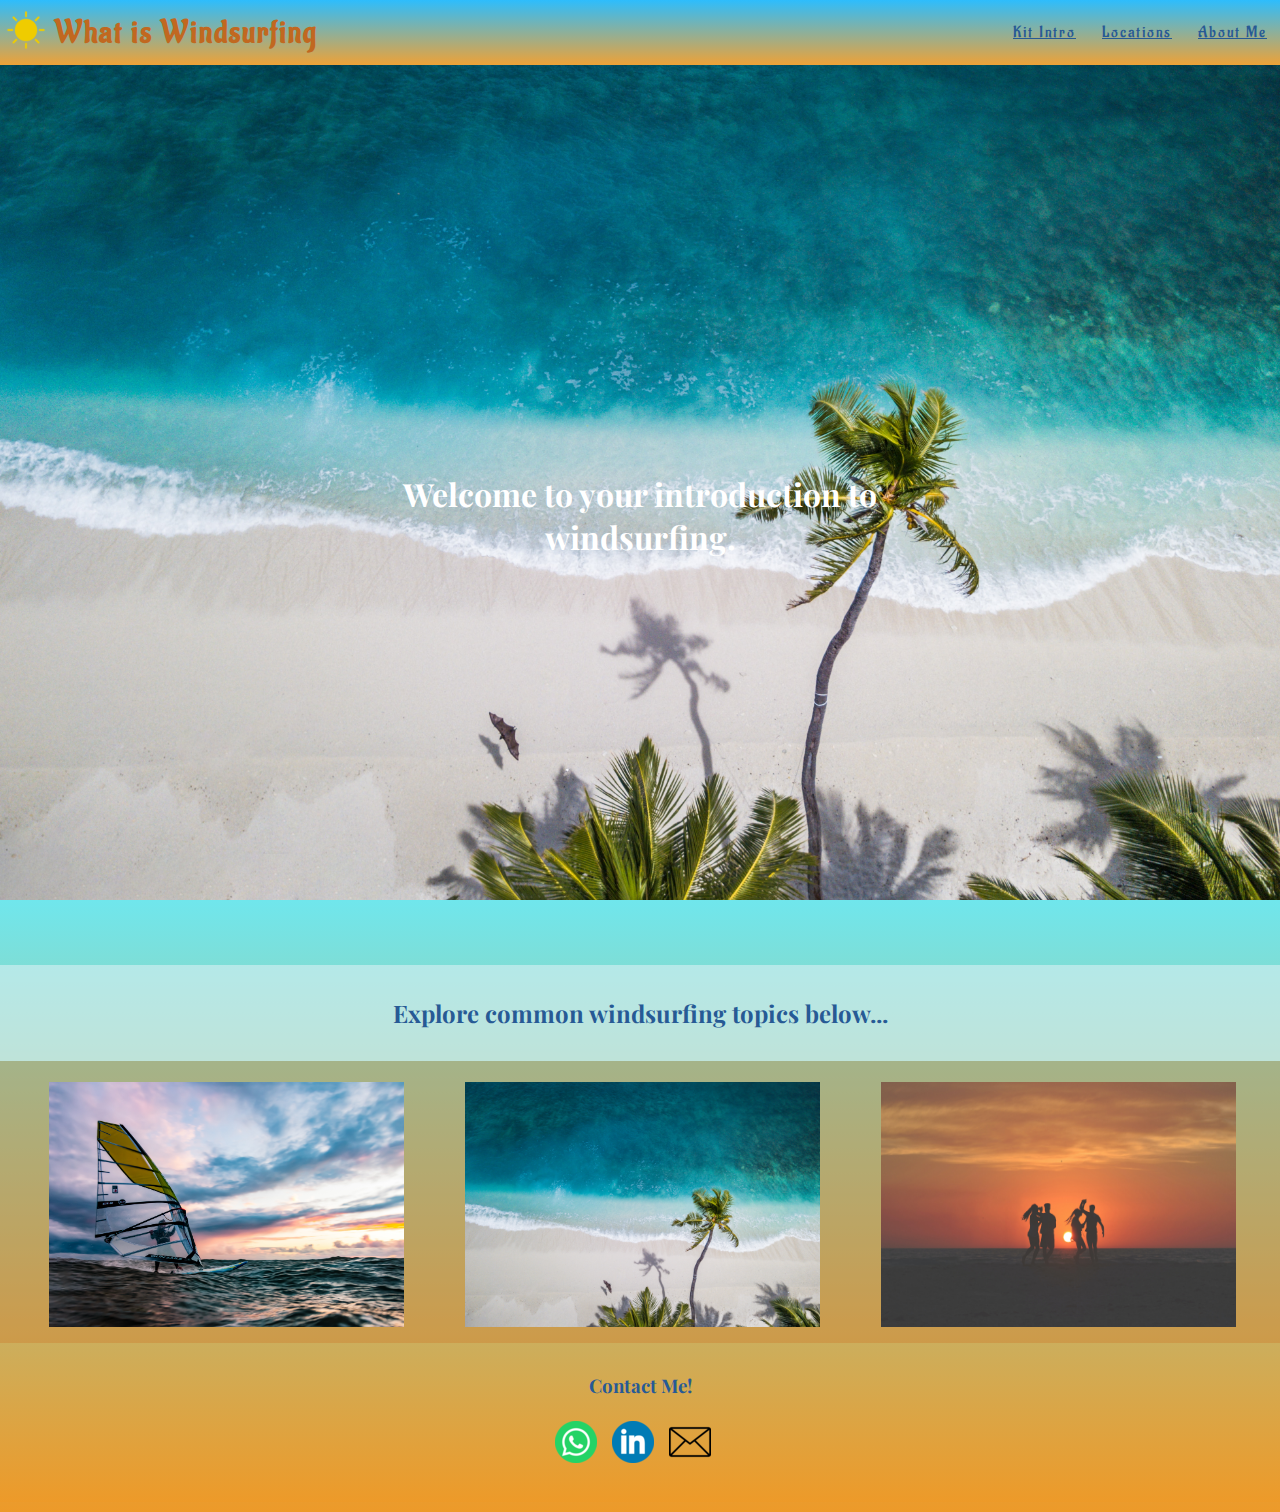
<file: src/index.html>
<!DOCTYPE html>
<html lang="en">
    <head>
        <meta charset="UFT-8" />
        <meta name="viewport" content="width=device-width, initial-scale=1.0" />
        <title>Home - What is Windsurfing</title>
        <link rel="stylesheet" href="styles/styles.css">
        <link href="https://fonts.googleapis.com/css2?family=Aladin&family=Merriweather:ital,wght@0,300;0,400;0,700;0,900;1,300&family=Pacifico&family=Playfair+Display&display=swap" rel="stylesheet">
    </head>  
    <body>


        <header class="hero" id="myHeader">
            <div class="container">
                    <a href="./index.html" class="logo">
                        <img src="./images/sunshine-logo.png" alt="sunshine-logo">
                    </a>
                    <h1 class="main-text">What is Windsurfing</h1>
                    <nav class="nav-container">
                        <a class="nav-items" id="id-nav-one" href="./kit.html">Kit Intro</a>
                        <a class="nav-items" id="id-nav-two" href="#">Locations</a>
                        <a class="nav-items" id="id-nav-three" href="./about-me.html">About Me</a>
                    </nav>
              </div>
            </header>


        <main>

            <section class = parallax-container>
                <div class="parallax-image">
                    <div class="parallax-text">
                      <h1>Welcome to your introduction to windsurfing.</h1>
                
                    </div>
                  </div>
            </section>

            <section class="section-one">
                <div class="container">
                    <h2 class="section-title">Explore common windsurfing topics below...</h2>
                    <div class="split">
                        <a href="./kit.html" class="featured-item">
                            <div class="image-overlay">
                                <img src="./images/windsurfing_horizontal.jpg" alt="person windurfing" class="featured-image">
                                <p class="feature_items">Windsurfing Kit</p>
                            </div>

                        </a>
                        <a href="#" class="featured-item">
                            <div class="image-overlay">
                                <img src="./images/beach.jpg" alt="beach" class="featured-image">
                                <p class="feature_items">Windsurfing Locations</p>
                            </div>
                        </a>

                        <a href="./about-me.html" class="featured-item">
                            <div class="image-overlay">
                                <img src="./images/beach-dance.jpg" alt="dancing on the beach" class="featured-image">
                                <p class="feature_items">About Me</p>
                            </div>
                        </a>

                    </div>
                </div>
            </section>

        <footer class="footer-container">
            <h3>Contact Me!</h3>
            <div class="contact-options">
              <a href="https://www.whatsapp.com/"><img class="contact-icon" src="./images/whatsapp-logo.png" alt="Whatsapp icon"></a>
              <a href="https://www.linkedin.com/in/filippa-furniss/"><img class="contact-icon" src="./images/linkedin-logo.png" alt="Linkedin icon"></a>
              <a href="mailto:filippa.furniss@gmail.com"><img class="contact-icon" src="./images/email-logo.png" alt="Email icon"></a>
            </div>
          </footer>

          <script src="./javascript.js"></script>
    </body>
</html>
</file>
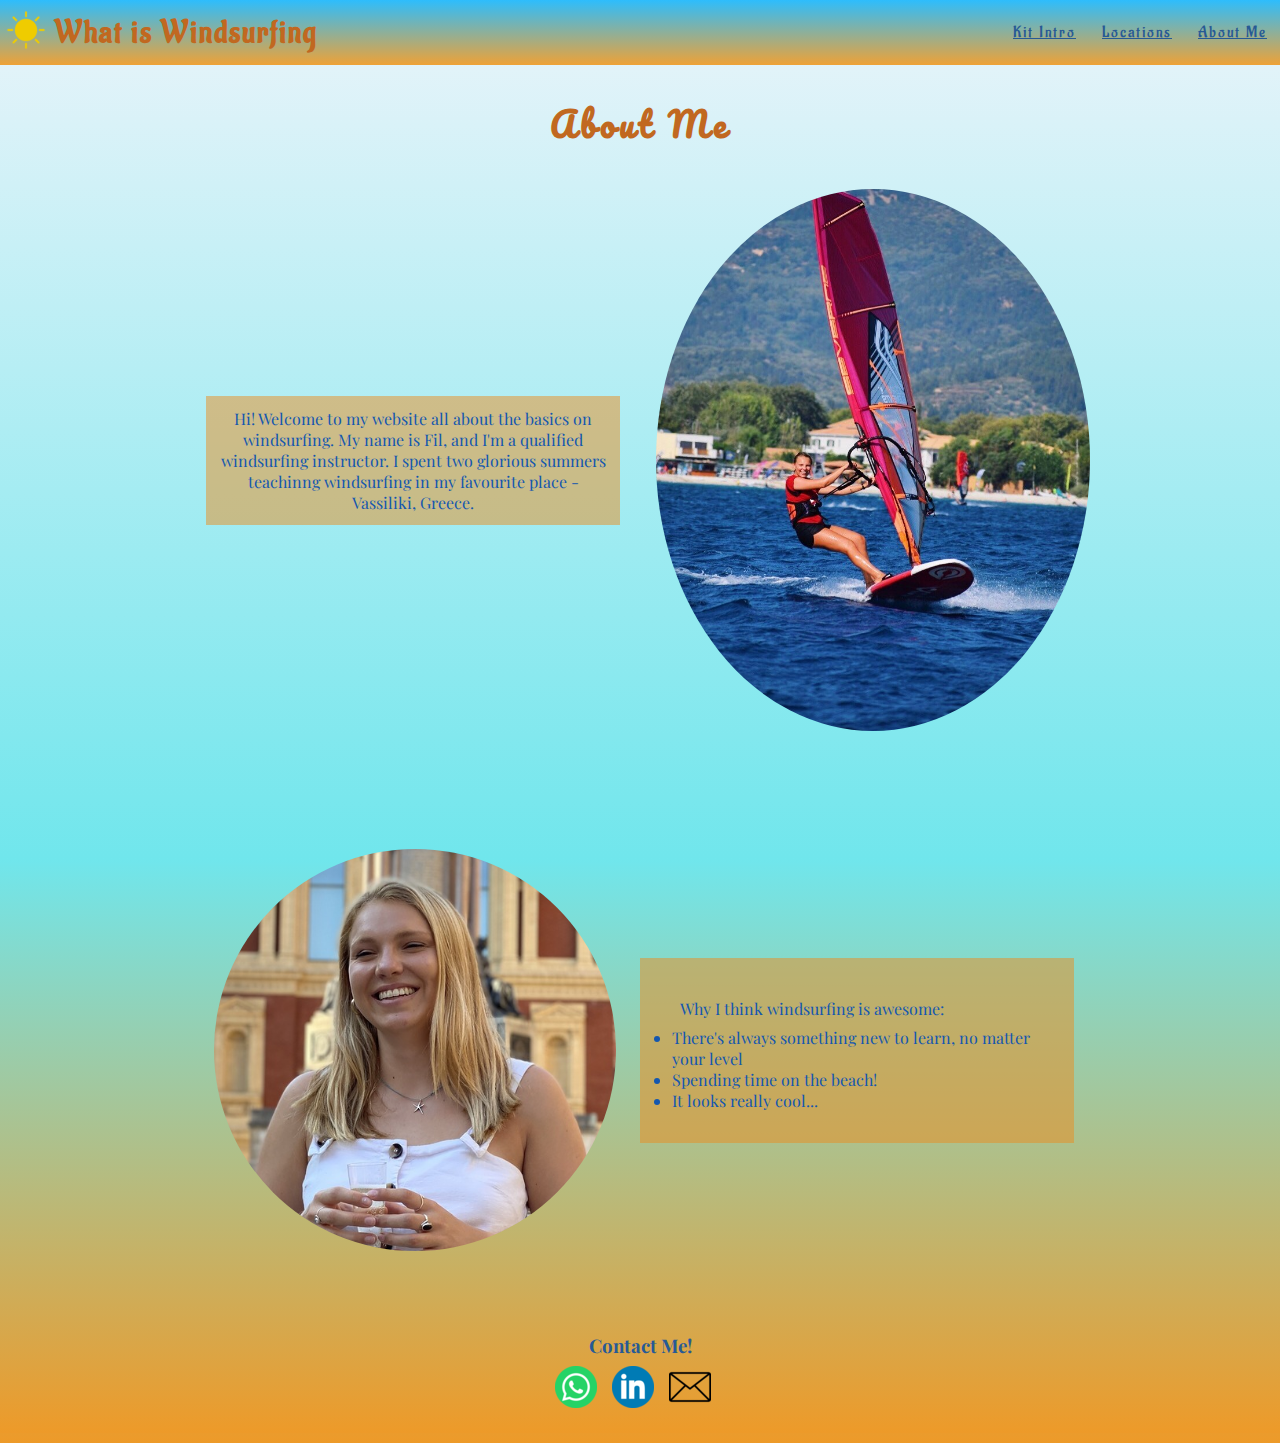
<file: src/about-me.html>
<!DOCTYPE html>
<html>
    <head>
        <meta charset="uft-8">
        <meta name="viewport" content="width=device-width, initial-scale=1">
        <title>About Me</title>
        <link href="styles/about-me.css" rel="stylesheet" />
        <link href="https://fonts.googleapis.com/css2?family=Aladin&family=Merriweather:ital,wght@0,300;0,400;0,700;0,900;1,300&family=Pacifico&family=Playfair+Display&display=swap" rel="stylesheet">
    </head>
<body> 

  <header class="hero" id="myHeader">
    <div class="container">
            <a href="./index.html" class="logo">
                <img src="./images/sunshine-logo.png" alt="sunshine-logo">
            </a>
            <h1 class="main-text">What is Windsurfing</h1>
            <nav class="nav-container">
                <a class="nav-items" id="id-nav-one" href="./kit.html">Kit Intro</a>
                <a class="nav-items" id="id-nav-two" href="#">Locations</a>
                <a class="nav-items" id="id-nav-three" href="./about-me.html">About Me</a>
            </nav>
      </div>
    </header>

  <main>
    <section class="about-me-section"> 
      <h1> About Me</h1>
      <div class="about-me-content">
        <p>Hi! Welcome to my website all about the basics on windsurfing. My name is Fil, and I'm a qualified windsurfing instructor. I spent two glorious summers teachinng windsurfing in my favourite place - Vassiliki, Greece.</p>

        <img class="about-me-img" src="./images/windsurfing.jpg" alt="windsurfing pic">
      </div> 
    </section>

    <section class="hobbies">
      <div class="hobbies-content">
        <img class="profile-pic" src="./images/T0393G05G-U02TGKJPBED-db4da3df8dd0-512.jpg" alt="Girl smiling">
        <div class="hobbies-text">
          <p>Why I think windsurfing is awesome:</p>
          <ul>
            <li>There's always something new to learn, no matter your level</li>
            <li>Spending time on the beach!</li>
            <li>It looks really cool...</li>
          </ul>
        </div>  
      </div>
    </section>
  </main>

  <footer class="footer-container">
    <h3>Contact Me!</h3>
    <div class="contact-options">
      <a href="https://www.whatsapp.com/"><img class="contact-icon" src="./images/whatsapp-logo.png" alt="Whatsapp icon"></a>
      <a href="https://www.linkedin.com/in/filippa-furniss/"><img class="contact-icon" src="./images/linkedin-logo.png" alt="Linkedin icon"></a>
      <a href="mailto:filippa.furniss@gmail.com"><img class="contact-icon" src="./images/email-logo.png" alt="Email icon"></a>
    </div>
  </footer>
  <script src="./javascript.js"></script>
</body>
</html>
</file>
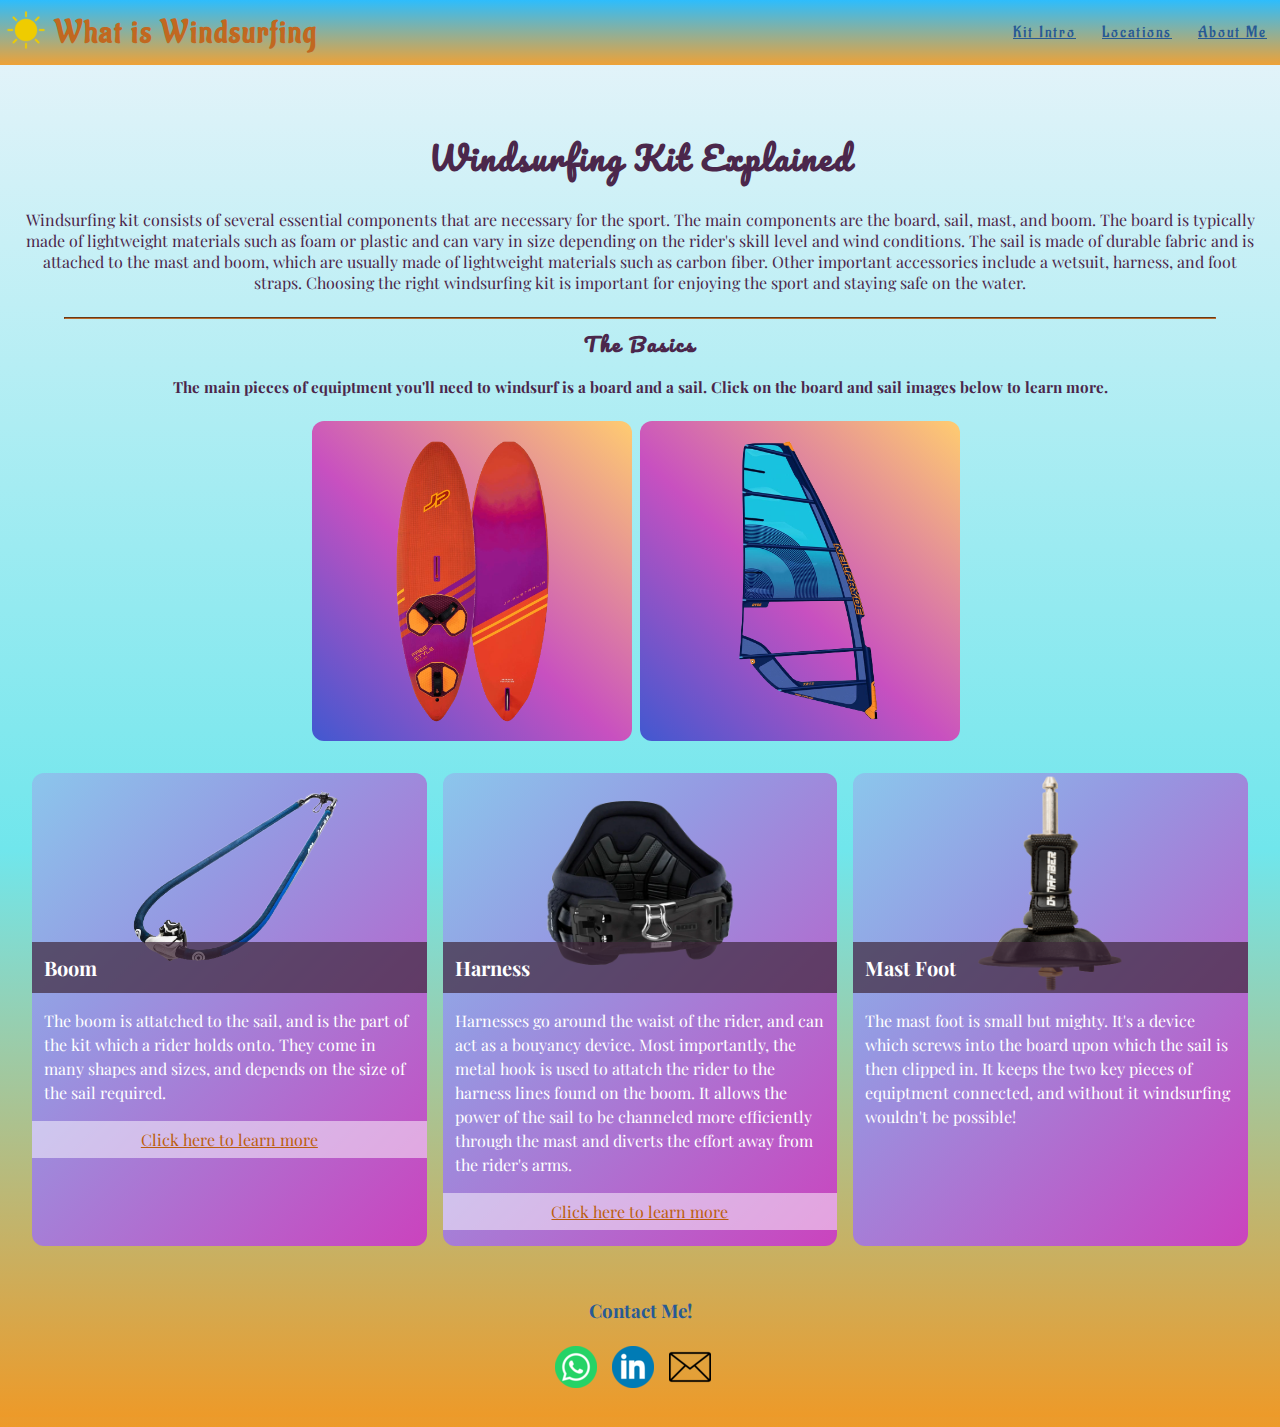
<file: src/kit.html>
<!DOCTYPE html>
<html lang="en">
<head>
    <link href="styles/kit.css" rel="stylesheet" />
    <meta charset="UTF-8">
    <meta http-equiv="X-UA-Compatible" content="IE=edge">
    <meta name="viewport" content="width=device-width, initial-scale=1.0">
    <title>Windsurfing Kit</title>
    <link href="https://fonts.googleapis.com/css2?family=Aladin&family=Merriweather:ital,wght@0,300;0,400;0,700;0,900;1,300&family=Pacifico&family=Playfair+Display&display=swap" rel="stylesheet">
</head>
    <body>
        <header class="hero" id="myHeader"> 
                        <div class="container">
                <!-- <div class="nav-bar"> -->
                    <a href="./index.html" class="logo">
                        <img src="./images/sunshine-logo.png" alt="sunshine-logo">
                    </a>
                    <h1 class="main-text">What is Windsurfing</h1>
                    <nav class="nav-container">
                        <a class="nav-items" id="id-nav-one" href="./kit.html">Kit Intro</a>
                        <a class="nav-items" id="id-nav-two" href="#">Locations</a>
                        <a class="nav-items" id="id-nav-three" href="./about-me.html">About Me</a>
                    </nav>
                <!-- </div> -->
                <!-- <div class="intro-text">
                <p>Welcome to the guide on all things windsurfing! This is an intro guide on all the topics you might need to know if you'd like to learn a bit more about what windsurfing is, some of the basics and where you can give it a go! Explore the key topics below!</p>
                </div> -->
              
            </div>
        </header>


    <main>
    
        <section class="intro">
            <h1 class="title">Windsurfing Kit Explained</h1>
            <p class="intro-text">Windsurfing kit consists of several essential components that are necessary for the sport. The main components are the board, sail, mast, and boom. The board is typically made of lightweight materials such as foam or plastic and can vary in size depending on the rider's skill level and wind conditions. The sail is made of durable fabric and is attached to the mast and boom, which are usually made of lightweight materials such as carbon fiber. Other important accessories include a wetsuit, harness, and foot straps. Choosing the right windsurfing kit is important for enjoying the sport and staying safe on the water.</p>
        </section>
        <hr class="break">
        <div class="basics">
            <h2 class="basic-title">The Basics</h2>
            <h3 class="basic-sub-title">The main pieces of equiptment you'll need to windsurf is a board and a sail. Click on the board and sail images below to learn more.</h3>
        </div>
       
        <section class="image-containers">
            <div class="flip-card" >
                <div class="flip-card-inner">
                    <div class="board-container">
                        <img src="./images/JP-Australia-2023-Windsurf_0023_Freestyle-removebg-preview.png" class="board-image" alt="Windsurfing Board">
                                <!-- <figcaption><h3>Board</h3></figcaption> -->
                    </div>
                    
                    <div class="flip-card-back">
                        <p>The board is the key player in windsurfing! It's what you stand on, and they vary massively in size and style. If you're a beginner, you'll start on a larger board as they're more bouyant and as you improve you'll progress to smaller boards - these go faster but are more wobbly!</p>
                    </div>
                </div>
            </div>

            <div class="flip-card" >
                <div class="flip-card-inner">
                    <div class="board-container">
                        <img src="./images/windsurf_sail-removebg-preview.png"  class="board-image" alt="Windsurfing Board">
                                <!-- <figcaption><h3>Board</h3></figcaption> -->
                    </div>
                    
                    <div class="flip-card-back">
                        <p>Sails come in a very broad range of sizes to accomodate the different levels of wind. The windier the conditions, the smaller the sail. The sails are made up of a series of plastic, lightweight panels and are held in positions using a mast and horizontal batons. </p>
                    </div>
                </div>
            </div>

            <!-- <div class="diagram-two-container">
                <img src="/images/windsurf_sail-removebg-preview.png" id="sail-image" alt="Windsurfing Board">
             </div> -->
              
        </section>

        <section class="extra-kit" id="extra-kit">
            <ul>
              <li>
                <figure>
                  <img src="./images/boom-removebg-preview (1).png" alt="Windsurfing boom">
                  <figcaption><h3>Boom</h3></figcaption>
                </figure>
                <p>
                 The boom is attatched to the sail, and is the part of the kit which a rider holds onto. They come in many shapes and sizes, and depends on the size of the sail required.
                </p>
                <a href="https://www.roho.co.uk/windsurfing/windsurf-booms">Click here to learn more</a>
              </li>

              <li>
                <figure>
                    <img src="./images/harness.png" alt="Windsurfing Harness">                  
                    <figcaption><h3>Harness</h3></figcaption>
                </figure>
                <p>Harnesses go around the waist of the rider, and can act as a bouyancy device. Most importantly, the metal hook is used to attatch the rider to the harness lines found on the boom. It allows the power of the sail to be channeled more efficiently through the mast and diverts the effort away from the rider's arms.</p>
                <a href="https://www.roho.co.uk/windsurfing/windsurf-harnesses-lines/windsurf-harnesses">Click here to learn more</a>
              </li>

              <li>
                <figure>
                    <img src="./images/mast-foot.png" alt="Mast Foot">
                  <figcaption><h3>Mast Foot</h3></figcaption>
                </figure>
                <p>The mast foot is small but mighty. It's a device which screws into the board upon which the sail is then clipped in. It keeps the two key pieces of equiptment connected, and without it windsurfing wouldn't be possible!</p>
              </li>
            </ul>
          </section>
    </main>

    <footer class="footer-container">
        <h3>Contact Me!</h3>
        <div class="contact-options">
          <a href="https://www.whatsapp.com/"><img class="contact-icon" src="./images/whatsapp-logo.png" alt="Whatsapp icon"></a>
          <a href="https://www.linkedin.com/in/filippa-furniss/"><img class="contact-icon" src="./images/linkedin-logo.png" alt="Linkedin icon"></a>
          <a href="mailto:filippa.furniss@gmail.com"><img class="contact-icon" src="./images/email-logo.png" alt="Email icon"></a>
        </div>
      </footer>

      <script src="./javascript.js"></script>
      
</body>
</html>
</file>
<file: src/styles/styles.css>
* {
    padding: 0;
    margin: 0;
    box-sizing: border-box;
}

:root {
    --font-family-title: 'Aladin', serif;
    --font-family-body: 'Playfair Display', serif;
    --min-height: 100vh;
    /* --min-width: 100vw; */
    --heading-font: 'Pacifico', cursive;
}

html, body {
    min-height: var(--min-height);
    margin: 0;
    padding: 0;
    background: rgb(235,244,250);
    background: linear-gradient(rgba(235,244,250,1) 0%, rgba(112,230,236,1) 60%, rgba(237,154,41,1) 100%);
    background-repeat: repeat;
    font-family: var(--font-family-body);
    
}


.section-title{
    font-family: var(--font-family-body);
    text-align: center;
}
.hero  > .container{
    margin: 0px;
    padding: 5px;
    display: flex;
    flex-direction: row;
    align-items: center;
    background: rgb(238,162,55);
    background: linear-gradient(0deg, rgba(238,162,55,1) 0%, rgba(45,189,253,1) 100%);
    background-size: 100% 100%;
    background-repeat: no-repeat; 
    font-family: var(--font-family-title);
    letter-spacing: 2px;
    margin-left: 0px;
    color: rgb(193, 104, 32);
    
  }

  .sticky {
    position: fixed;
    top: 0;
    width: 100%
  }
  
  /* Add some top padding to the page content to prevent sudden quick movement (as the header gets a new position at the top of the page (position:fixed and top:0) */
  .sticky + .content {
    padding-top: 102px;
  }

  .main-text{
    min-width: 358px;
    padding: .5rem;
  }
  
  .hero > .container > .nav-container {
    margin-left: auto;
    color: rgb(39, 90, 149);
    display: flex;
    justify-self: flex-end;
    align-items: center;
  
  }
  
  .hero > .container > .nav-container > .nav-items {
    margin-left: 10px;
    color: rgb(39, 90, 149);
    padding: 0.5rem;
  }

  #myHeader{
    z-index: 1;
    width:100%;
  }


  .parallax-image {
    background-image: url("../images/beach.jpg");
    background-size: cover;
    background-position: center;
    height: 100vh;
    overflow: hidden;
    position: relative;
    background-attachment: fixed;
    background-repeat: no-repeat;
    
  }
  
  .parallax-text {
    position: absolute;
    top: 50%;
    left: 50%;
    transform: translate(-50%, -50%);
    text-align: center;
    color: white;
  }

.section-title{
    color: rgb(39, 90, 149);
    background: rgb(235,244,250,0.5);
    padding: 2rem;
}

.split{
    display: grid;
    grid-template-columns: repeat(auto-fit, minmax(250px, 1fr));
    gap: 1/2rem;
    padding: 1rem;
    background:rgba(210, 108, 30, 0.3); 
    justify-items: center; 
    align-items: center; 
    margin: 0 auto; 
    
}


.image-overlay {
    position: relative;
    overflow: hidden;
    max-height: 250px;
    max-width: 360px;
  }
  
  .image-overlay:before {
    content: "";
    display: block;
    position: absolute;
    top: 0;
    left: 0;
    right: 0;
    bottom: 0;
    background-color: rgba(57, 74, 125, 0.75);
    opacity: 0;
    transition: opacity 0.3s ease-in-out;
  }
  
  .image-overlay:hover:before {
    opacity: 1;
  }

  .image-overlay:hover .feature_items {
    opacity: 1;
  }
  
  .feature_items {
    position: absolute;
    top: 50%;
    left: 50%;
    transform: translate(-50%, -50%);
    text-align: center;
    font-size: 1.5rem;
    color: #ed9a29;
    opacity: 0;

  }

.featured-image{
    width: auto;
    height: 250px;
    margin: 5px;
    max-width: 360px;

}

@media (max-width: 767px) {
    .split {
      grid-template-columns: 1fr;
     } 

     .featured-image{
      opacity:0.75;
     }

     .feature_items{
      opacity: 1;
      color: #ed9a29;
      background:rgba(57, 74, 125, 0.75);
      margin: 5px;
      border-radius: 50%;
      padding: 30px;
     }
    }

    

    /* .image-overlay:before {
          content: none;
        }

   .featured-item .image-overlay {
          position: relative; /* Add position relative to the image overlay */
        /* } */
      
        /* .feature_items {
          position: absolute;
          top: unset;
          left: unset;
          transform: unset;
          font-size: 1.2rem;
          color: #000;
          text-align: center;
          background-color: rgba(255, 255, 255, 0.8);
          padding: 10px;
          opacity: 1;
          z-index: 2;

        } */

       /* .featured_item{
        position: relative;
        display: flex;
        flex-direction: column; 
        align-items: center; 
        text-align: center; 
        z-index: 1;
       }

       .featured-image{
        position: relative;
        z-index:0;
       } */ 
      

.footer-container{
    padding:20px;
    margin: 10px;
    display: flex;
    flex-direction: column;
    justify-content: space-between;
    align-items: center;
    text-align: center;
}

.contact-options{
    display: flex;
    flex-direction: row;
    padding:15px;
}

.contact-icon{
    margin-right: 15px;
}


h3{
  font-family: var(--font-family);
  padding-bottom: 8px;
  font-weight: bold;
  color: rgb(39, 90, 149);
}
</file>
<file: src/styles/about-me.css>
* {
    padding: 0;
    margin: 0;
    box-sizing: border-box;
  }

:root {
    --font-family: 'Playfair Display', serif;
    --min-height: 100vh;
    --heading-font: 'Pacifico', cursive;
    --font-family-title: 'Aladin', serif;
}

html, body {
    min-height: var(--min-height);
    margin: 0;
    padding: 0;
    font-family: var(--font-family-title);
    background: rgb(235,244,250);
    background: linear-gradient(rgba(235,244,250,1) 0%, rgba(112,230,236,1) 60%, rgba(237,154,41,1) 100%);
    background-repeat: repeat;
    
}

.hero  > .container{
    margin: 0px;
    padding: 5px;
    display: flex;
    flex-direction: row;
    align-items: center;
    background: rgb(238,162,55);
    background: linear-gradient(0deg, rgba(238,162,55,1) 0%, rgba(45,189,253,1) 100%);
    background-size: 100% 100%;
    background-repeat: no-repeat; 
    font-family: var(--font-family-title);
    letter-spacing: 2px;
    margin-left: 0px;
    color: rgb(193, 104, 32);
    
  }

  .sticky {
    position: fixed;
    top: 0;
    width: 100%
  }
  
  /* Add some top padding to the page content to prevent sudden quick movement (as the header gets a new position at the top of the page (position:fixed and top:0) */
  .sticky + .content {
    padding-top: 102px;
  }

  .main-text{
    min-width: 358px;
    padding: .5rem;
  }
  
  .hero > .container > .nav-container {
    margin-left: auto;
    color: rgb(39, 90, 149);
    display: flex;
    /* flex-direction: row; */
    justify-self: flex-end;
    align-items: center;
  
  }
  
  .hero > .container > .nav-container > .nav-items {
    margin-left: 10px;
    color: rgb(39, 90, 149);
    padding: 0.5rem;
  }

.about-me-section {
    color: #1457AF; 
    padding: 20px;
    margin: 10px;
    display: flex;
    flex-direction: column;
    justify-content: space-between;
    align-items: center;
    
}

.about-me-content {
    display: grid;
    grid-template-columns: repeat(auto-fit, minmax(250px, 1fr));
    gap: 1/2rem;
    padding: 1rem;
    align-items: center;
    max-width: 900px;
    width: 100%;
    margin-top: 20px;
   
     
}

.about-me-content p{
    flex: 1;
    margin-right: 20px;
    text-align: center;
    background-color: rgb(235,139,30,0.5);
    padding: .75rem;
    font-family: var(--font-family);
}


.about-me-img{
    width: 5px;
    border-radius: 50%;
    flex: 2;
    margin-left: 1rem;
    width: 100%;
    
}

.about-me-section h1{
    font-family: var(--heading-font);   
    font-size: 25pt;
    display: flex;
    justify-content: space-evenly;
    letter-spacing: 4px;
    align-self: center;
    color:rgb(193, 104, 32);

}


.hobbies{
    /* display: flex;
    flex-direction: row-reverse;
    justify-content: center;
    padding: 1rem;
    align-items: center;
    max-width: 900px;
    width: 100%;
    margin-top: 20px;
    color: #1457AF;
    justify-self: center; */
    color: #1457AF; 
    padding: 20px;
    margin: 10px;
    display: flex;
    flex-direction: column;
    justify-content: space-between;
    align-items: center;
}

.hobbies-text{
    background-color: rgb(235,139,30,0.5);
    padding: 2rem;
    color: #1457AF; 
    font-family: var(--font-family);
}

.hobbies p{
    padding:0.5rem;
    font-family: var(--font-family);
}

.break{
    padding:0.5rem;
}

.profile-pic{
    width: 100%;
    border-radius: 50%;
    padding: 1rem;
    margin-right: 1rem;
    align-self: center;
}

.hobbies-content{
    display: grid;
    grid-template-columns: repeat(auto-fit, minmax(250px, 1fr));
    gap: 1/2rem;
    padding: 1rem;
    align-items: center;
    max-width: 900px;
    width: 100%;
    margin-top: 20px;
    justify-items: center;
    justify-self: center;
}

.footer-container{
    padding:20px;
    margin: 10px;
    display: flex;
    flex-direction: column;
    justify-content: space-between;
    align-items: center;
    color: rgb(39, 90, 149);
}

.contact-options{
    display: flex;
    flex-direction: row;
    
}

.contact-icon{
    margin-right: 15px;
}

h3{
    font-family: var(--font-family);
    padding-bottom: 8px;
    font-weight: bold;
    color: rgb(39, 90, 149);
}
</file>
<file: src/styles/kit.css>
* {
  padding: 0;
  margin: 0;
  box-sizing: border-box;
}

:root {
    --font-family: 'Playfair Display', serif;
    --min-height: 100vh;
    /* --mid-width: 100vw; */
    --heading-font: 'Pacifico', cursive;
    --font-family-title: 'Aladin', serif;
}

html, body {
    min-height: var(--min-height);
    margin: 0;
    padding: 0;
    background: rgb(235,244,250);
    background: linear-gradient(rgba(235,244,250,1) 0%, rgba(112,230,236,1) 60%, rgba(237,154,41,1) 100%);
    background-repeat: repeat;
    background-size: cover;
    font-family: var(--font-family);
}


.hero  > .container{
  margin: 0px;
  padding: 5px;
  display: flex;
  flex-direction: row;
  align-items: center;
  background: rgb(238,162,55);
  background: linear-gradient(0deg, rgba(238,162,55,1) 0%, rgba(45,189,253,1) 100%);
  background-size: 100% 100%;
  background-repeat: no-repeat; 
  font-family: var(--font-family-title);
  letter-spacing: 2px;
  margin-left: 0px;
  color: rgb(193, 104, 32);

}

#myHeader{
  z-index: 3;
  width:100%;
}

.sticky {
  position: fixed;
  top: 0;
  width: 100%
}

.sticky + .content {
  padding-top: 102px;
}

.main-text{
  min-width: 358px;
  padding: .5rem;
}

.hero > .container > .nav-container {
  margin-left: auto;
  color: rgb(39, 90, 149);
  display: flex;
  /* flex-direction: row; */
  justify-self: flex-end;
  align-items: center;

}

.hero > .container > .nav-container > .nav-items {
  margin-left: 10px;
  color: rgb(39, 90, 149);
  padding: 0.5rem;
}

.intro{
  display: flex;
  flex-direction: column;
  padding: 1rem;
  margin-top: 2rem;
  justify-content: center;
  align-items: center;
  font-family: var(--font-family);
  color: rgb(75, 39, 75);
  text-align: center;
}

.title{
  padding: 1rem;
  font-family: var(--heading-font);
  letter-spacing: 2px;
}

.intro-text{
  padding:0.5rem;
}
hr.break{
  width: 90%;
  margin: 0 auto;
  border-color: #ba692b;
}

.basics{
  display: flex;
  flex-direction: column;
  justify-content: center;
  align-items: center;
  text-align: center;
  margin-top: .5rem;
  color:rgb(75, 39, 75);
  font-size: small;
}



.basic-title{
  font-family: var(--heading-font);
  letter-spacing: 2px;
}

.basics > .basic-sub-title{
  padding: 1rem;
  color:rgb(75, 39, 75);
}

.image-containers{
  display: flex;
  flex-direction: row;
  justify-content: center;
  align-items: center;
}

.image-containers > .flip-card{
  border-top-left-radius: .5rem;
  border-top-right-radius: .5rem;
  margin-top: .5rem;
  margin-right: .5rem;
  border-radius: .75rem;
  position: relative;
  max-width: 20rem;
  max-height: 345px;
}

/* flip card css */

.flip-card-inner {
  position: relative;
  width: 100%;
  height: 100%;
  text-align: center;
  transition: transform 0.6s;
  transform-style: preserve-3d;
}

.flip-card-inner.flip {
  transform: rotateY(180deg);
}

.board-container, .flip-card-back {
  /* position: absolute; */
  width: 100%;
  height: 100%;
  backface-visibility: hidden;
  display: flex;
  justify-content: center;
  align-items: center; 
  text-align: center;
  color: rgb(75, 39, 75);
  background-color: #4158D0;
  background-image: linear-gradient(43deg, #4158D0 0%, #C850C0 46%, #FFCC70 100%);
  border-radius: .75rem;

}



.board-container {
  z-index: 1;
}

.flip-card-back {
  z-index: 0;
  transform: rotateY(180deg);
  position: absolute;
  top: 0;
  left: 0;
  padding: .5rem;
}

/* flipping css */


.image-containers > .diagram-two-container{
  /* border: 1px solid #ba692b; */
  border-top-left-radius: .5rem;
  border-top-right-radius: .5rem;
  margin-top: .5rem;
  margin-left: .5rem;
  border-radius: .75rem;
  padding: .5rem;
}

.board-image{
  display: flex;
  width: 20rem;
  justify-content: center;;
  padding: 1rem;
}

.extra-kit {
  padding: 2rem;

}

.extra-kit > ul {
  display: grid;
  grid-template-columns: repeat(auto-fit, minmax(320px, 1fr));
  grid-gap: 1rem;
  /* place-items: center; */
  list-style-type: none;
  

}

.extra-kit > ul > li {
  /* border: 1px solid #ba692b; */
  border-radius: .75rem;
  padding-bottom: 1rem;
  background-color: #8BC6EC;
  background-image: linear-gradient(135deg, #8BC6EC 0%, #9599E2 33%, #ca44be 99%);
  position: relative;

}

.extra-kit > ul > li > figure {
  max-height: 220px;
  overflow: hidden;
  border-top-left-radius: .5rem;
  border-top-right-radius: .5rem;
  position: relative;
}

.extra-kit > ul > li > figure > img {
  height: 220px;
  position: relative;
  left: 50%;
  transform: translateX(-50%);
}

.extra-kit > ul > li > figure > figcaption {
  position: absolute;
  bottom: 0;
  background-color: rgba(62, 40, 58, 0.7);
  width: 100%;
}

.extra-kit > ul > li > figure > figcaption > h3 {
  color: white;
  padding: .75rem;
  font-size: 1.25rem;
}

.extra-kit > ul > li > p {
  font-size: 1rem;
  line-height: 1.5;
  padding: 1rem .75rem;
  color: #ffffff;
}

.extra-kit > ul > li > a {
  padding: .5rem 1rem;
  color:rgb(187, 95, 14);
  background-color: rgba(255,255,255,.5);
  text-align: center;
  display: flex;
  justify-content: center;
  align-items: center;


}


.footer-container{
  padding:10px;
  margin: 10px;
  display: flex;
  flex-direction: column;
  justify-content: space-between;
  align-items: center;
}

.contact-options{
  display: flex;
  flex-direction: row;
  padding:15px;
}

.contact-icon{
  margin-right: 15px;
}


#sail-image{
  display: flex;
  width: 20rem;
  justify-content: center;;
  padding: 1rem;
}


h3{
  font-family: var(--font-family);
  padding-bottom: 8px;
  font-weight: bold;
  color: rgb(39, 90, 149);
}
</file>
